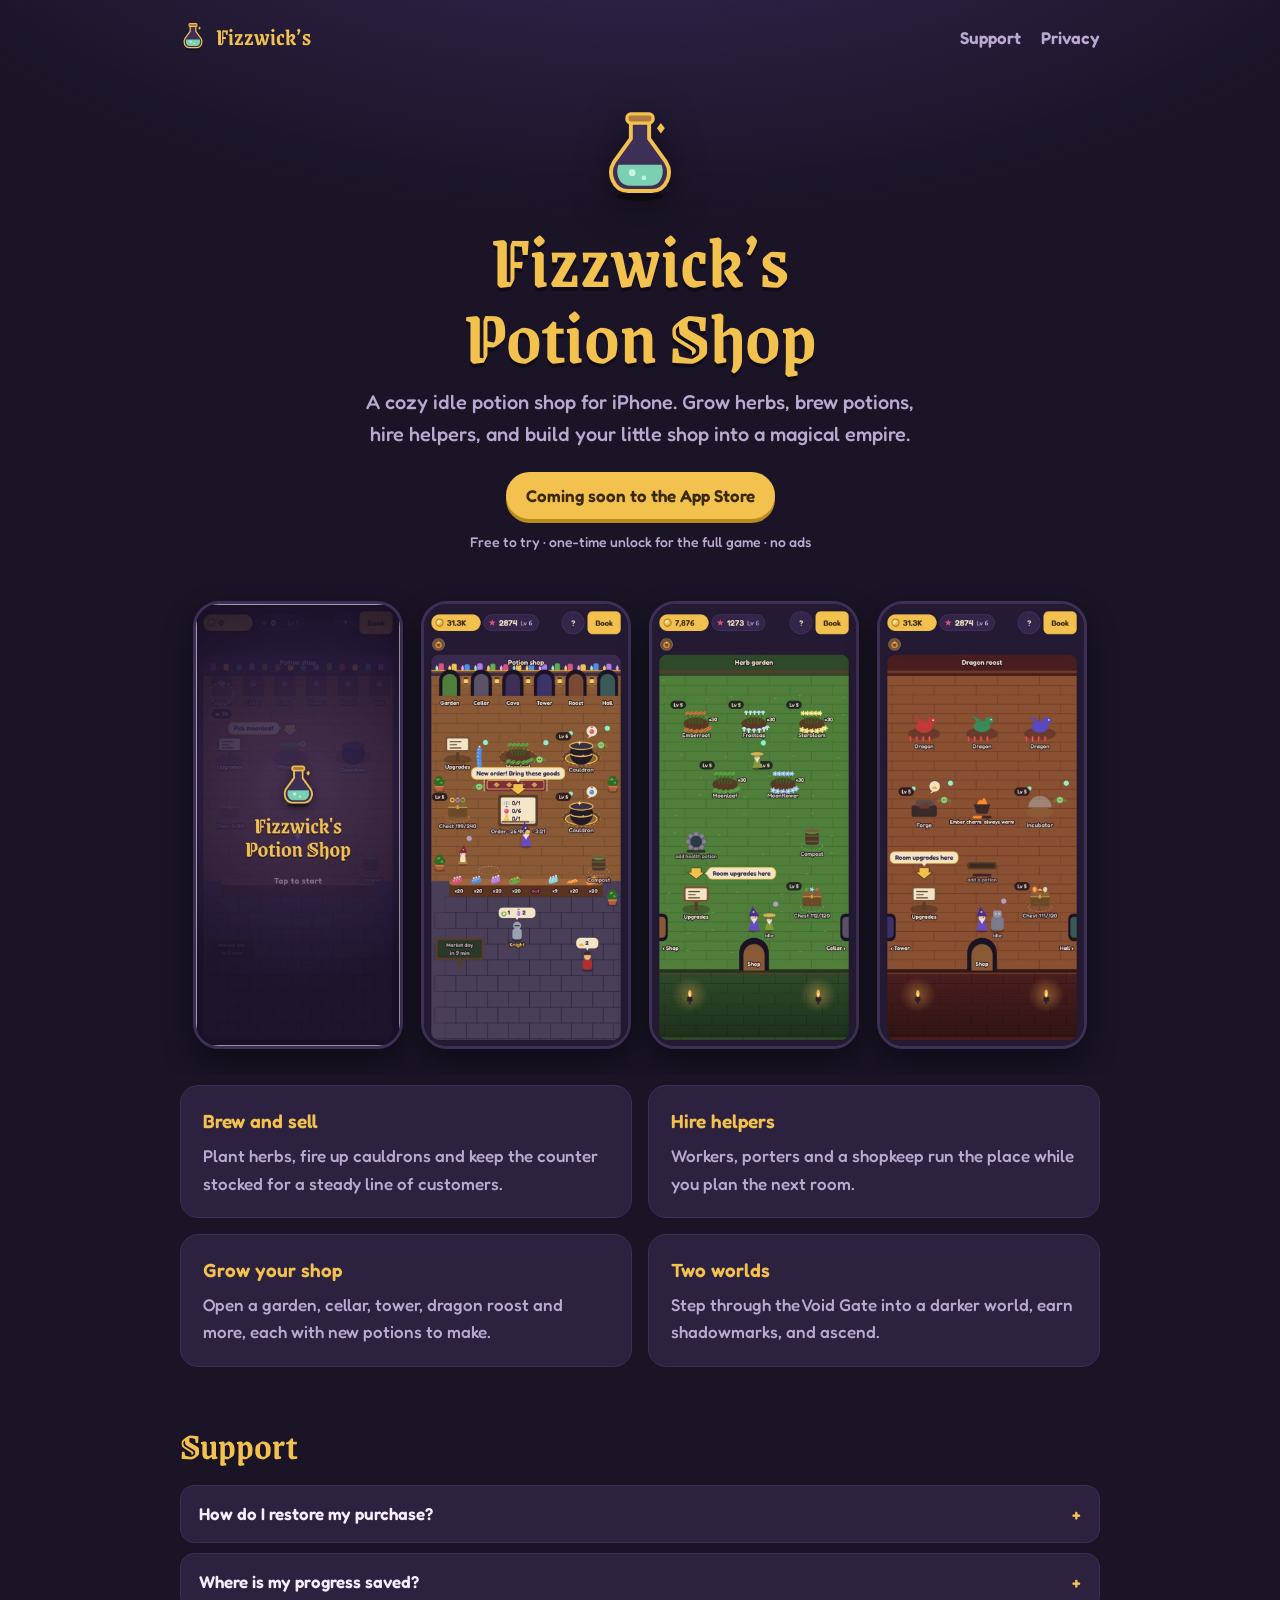
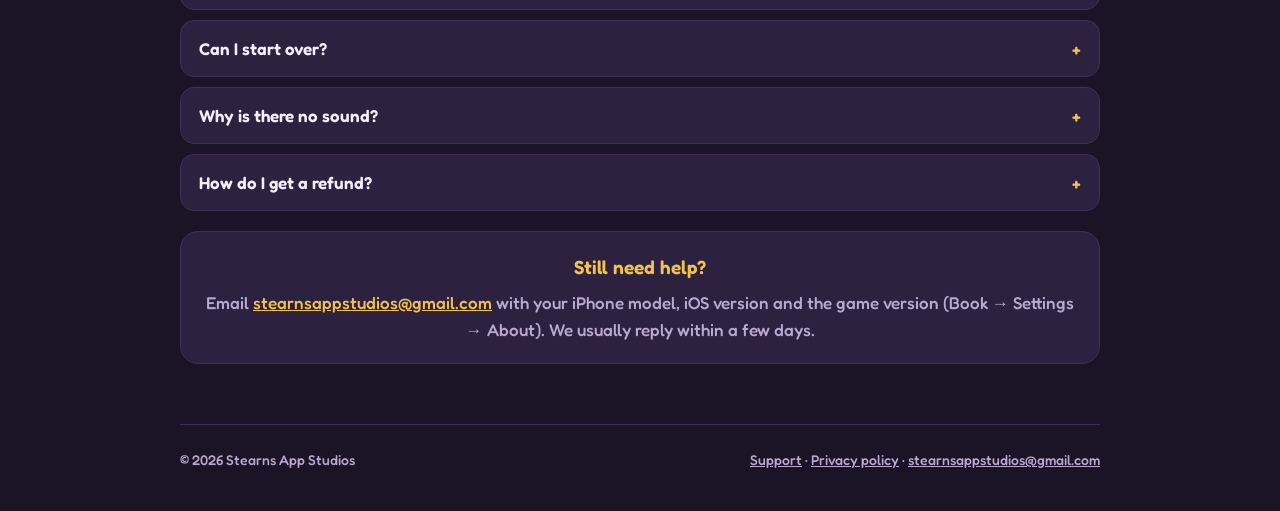
<file: index.html>
<!doctype html><html lang="en"><head><meta charset="utf-8"><meta name="viewport" content="width=device-width,initial-scale=1">
<title>Fizzwick&#8217;s Potion Shop</title><meta name="description" content="A cozy idle potion shop for iPhone. Grow herbs, brew potions, hire helpers and open a second world.">
<meta name="theme-color" content="#1a1426"><link rel="icon" href="img/flask.svg"><link rel="preload" href="fonts/grenze-gotisch-600.woff2" as="font" type="font/woff2" crossorigin>
<meta property="og:title" content="Fizzwick&#8217;s Potion Shop"><meta property="og:image" content="https://skylerstearns.github.io/fizzwicks/img/shop.jpg">
<link rel="stylesheet" href="style.css"></head><body><div class="wrap">
<nav class="top"><a class="brand" href="./"><svg viewBox="0 0 64 72" aria-hidden="true"><ellipse cx="32" cy="66" rx="18" ry="3.5" fill="rgba(0,0,0,.35)"/><path d="M25 8h14v14l13 18c5 8 1 22-11 22H23c-12 0-16-14-11-22l13-18z" fill="#3d2f55" stroke="#f2c14e" stroke-width="3" stroke-linejoin="round"/><path d="M15.5 42h33c2.6 7-.4 16-8.5 16H24c-8.1 0-11.1-9-8.5-16z" fill="#7ad0b0"/><circle cx="26" cy="48" r="2.6" fill="#d8fff0" opacity=".8"/><circle cx="35" cy="52" r="1.8" fill="#d8fff0" opacity=".7"/><rect x="22" y="3" width="20" height="7" rx="3" fill="#b07a3e" stroke="#f2c14e" stroke-width="2.5"/><path d="M45 14l3-4 3 4-3 4z" fill="#f2c14e"/></svg> Fizzwick&#8217;s</a><div class="links"><a href="./#support">Support</a><a href="privacy.html">Privacy</a></div></nav>
<header class="hero"><svg viewBox="0 0 64 72" aria-hidden="true"><ellipse cx="32" cy="66" rx="18" ry="3.5" fill="rgba(0,0,0,.35)"/><path d="M25 8h14v14l13 18c5 8 1 22-11 22H23c-12 0-16-14-11-22l13-18z" fill="#3d2f55" stroke="#f2c14e" stroke-width="3" stroke-linejoin="round"/><path d="M15.5 42h33c2.6 7-.4 16-8.5 16H24c-8.1 0-11.1-9-8.5-16z" fill="#7ad0b0"/><circle cx="26" cy="48" r="2.6" fill="#d8fff0" opacity=".8"/><circle cx="35" cy="52" r="1.8" fill="#d8fff0" opacity=".7"/><rect x="22" y="3" width="20" height="7" rx="3" fill="#b07a3e" stroke="#f2c14e" stroke-width="2.5"/><path d="M45 14l3-4 3 4-3 4z" fill="#f2c14e"/></svg>
<h1>Fizzwick&#8217;s<br>Potion Shop</h1>
<p>A cozy idle potion shop for iPhone. Grow herbs, brew potions, hire helpers, and build your little shop into a magical empire.</p>
<span class="pill">Coming soon to the App Store</span>
<div class="small">Free to try · one-time unlock for the full game · no ads</div>
</header>
<div class="shots" aria-label="Screenshots">
<img src="img/title.jpg" alt="Title screen" loading="lazy"><img src="img/shop.jpg" alt="A busy potion shop with customers at the counter" loading="lazy"><img src="img/garden.jpg" alt="The herb garden" loading="lazy"><img src="img/roost.jpg" alt="The dragon roost" loading="lazy">
</div>
<section class="features">
<div class="card"><h3>Brew and sell</h3><p>Plant herbs, fire up cauldrons and keep the counter stocked for a steady line of customers.</p></div>
<div class="card"><h3>Hire helpers</h3><p>Workers, porters and a shopkeep run the place while you plan the next room.</p></div>
<div class="card"><h3>Grow your shop</h3><p>Open a garden, cellar, tower, dragon roost and more, each with new potions to make.</p></div>
<div class="card"><h3>Two worlds</h3><p>Step through the Void Gate into a darker world, earn shadowmarks, and ascend.</p></div>
</section>
<section class="faq" id="support">
<h2>Support</h2>
<details><summary>How do I restore my purchase?</summary><p>Open Book → Settings and tap <b>Restore purchase</b>, signed in with the same Apple Account you bought with. Family Sharing members get the unlock too.</p></details>
<details><summary>Where is my progress saved?</summary><p>On your iPhone only. There are no accounts and no cloud saves, so deleting the app deletes your progress.</p></details>
<details><summary>Can I start over?</summary><p>Yes: Book → Settings → <b>Start over</b>. This can&#8217;t be undone.</p></details>
<details><summary>Why is there no sound?</summary><p>Check Book → Settings → Sound, and your iPhone&#8217;s silent switch. The game stays quiet when your phone is on silent.</p></details>
<details><summary>How do I get a refund?</summary><p>Purchases are handled by Apple. Request a refund at <a href="https://reportaproblem.apple.com">reportaproblem.apple.com</a>.</p></details>
<div class="card contact" style="margin-top:20px"><h3>Still need help?</h3><p>Email <a href="mailto:stearnsappstudios@gmail.com">stearnsappstudios@gmail.com</a> with your iPhone model, iOS version and the game version (Book → Settings → About). We usually reply within a few days.</p></div>
</section>
<footer><span>© 2026 Stearns App Studios</span><span><a href="./#support">Support</a> · <a href="privacy.html">Privacy policy</a> · <a href="mailto:stearnsappstudios@gmail.com">stearnsappstudios@gmail.com</a></span></footer>
</div></body></html>
</file>
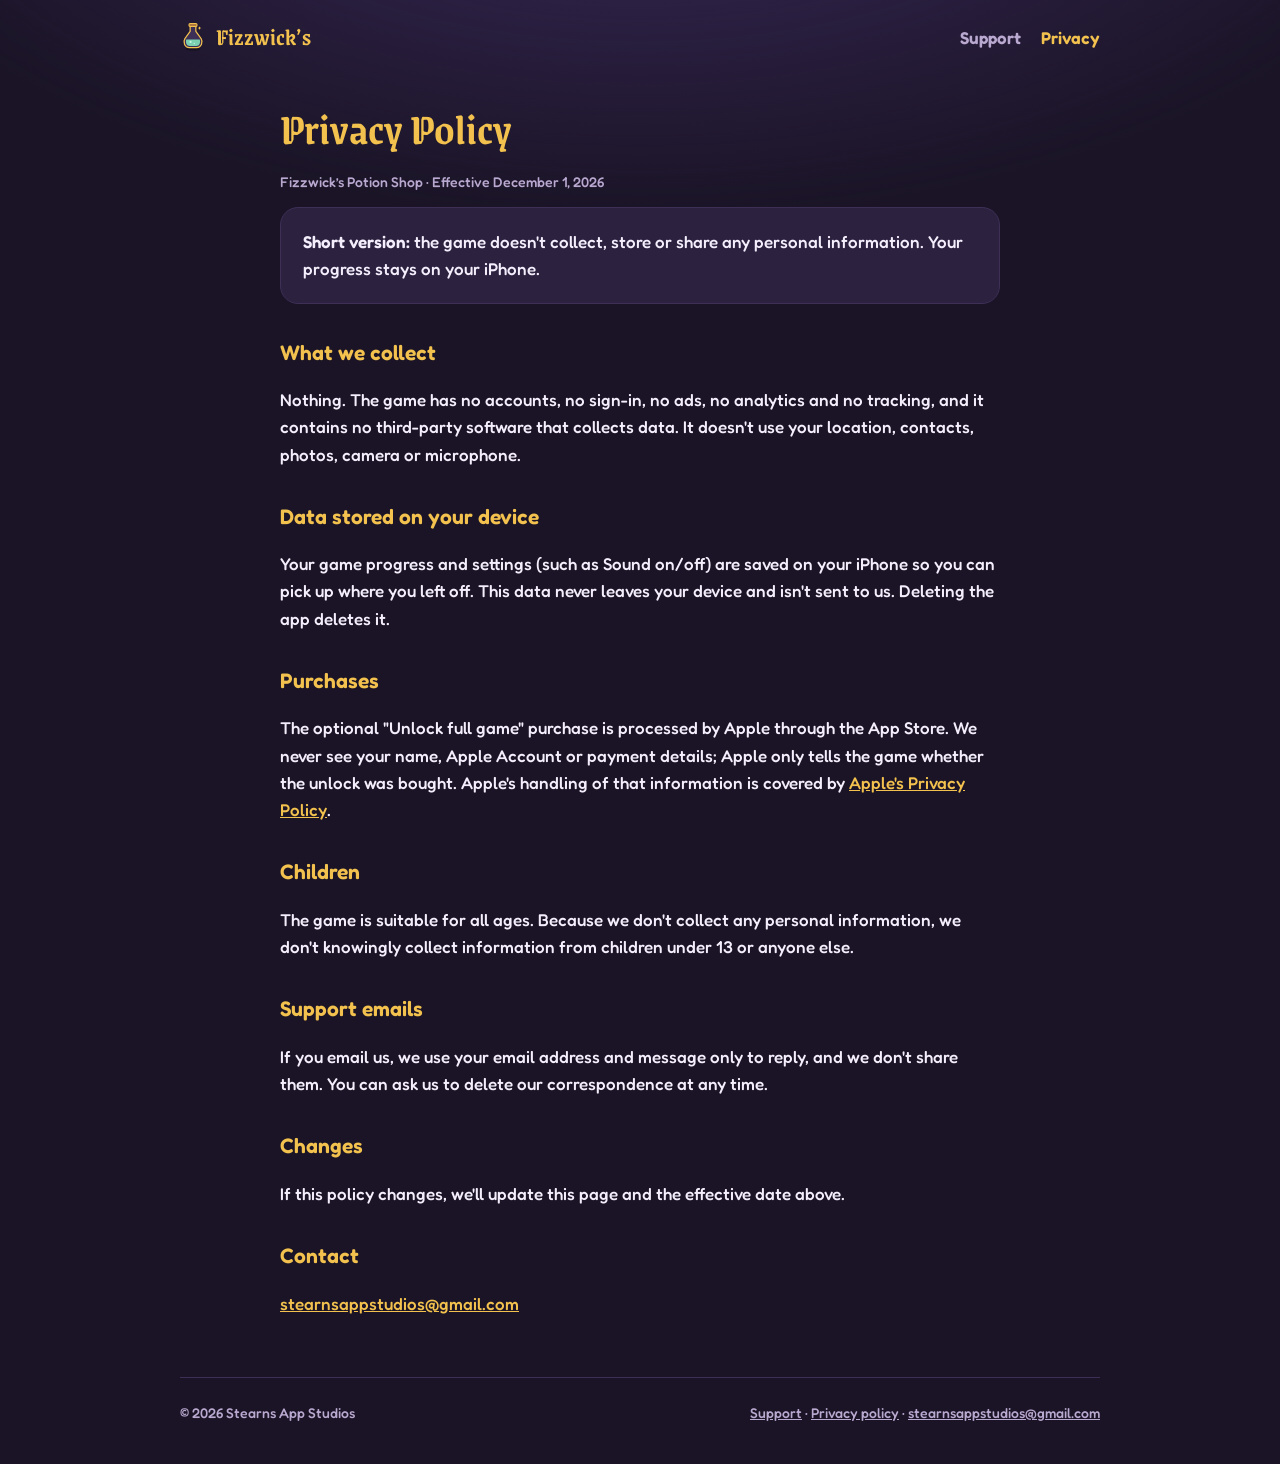
<file: privacy.html>
<!doctype html><html lang="en"><head><meta charset="utf-8"><meta name="viewport" content="width=device-width,initial-scale=1">
<title>Privacy Policy – Fizzwick&#8217;s Potion Shop</title><meta name="description" content="A cozy idle potion shop for iPhone. Grow herbs, brew potions, hire helpers and open a second world.">
<meta name="theme-color" content="#1a1426"><link rel="icon" href="img/flask.svg"><link rel="preload" href="fonts/grenze-gotisch-600.woff2" as="font" type="font/woff2" crossorigin>
<meta property="og:title" content="Fizzwick&#8217;s Potion Shop"><meta property="og:image" content="https://skylerstearns.github.io/fizzwicks/img/shop.jpg">
<link rel="stylesheet" href="style.css"></head><body><div class="wrap">
<nav class="top"><a class="brand" href="./"><svg viewBox="0 0 64 72" aria-hidden="true"><ellipse cx="32" cy="66" rx="18" ry="3.5" fill="rgba(0,0,0,.35)"/><path d="M25 8h14v14l13 18c5 8 1 22-11 22H23c-12 0-16-14-11-22l13-18z" fill="#3d2f55" stroke="#f2c14e" stroke-width="3" stroke-linejoin="round"/><path d="M15.5 42h33c2.6 7-.4 16-8.5 16H24c-8.1 0-11.1-9-8.5-16z" fill="#7ad0b0"/><circle cx="26" cy="48" r="2.6" fill="#d8fff0" opacity=".8"/><circle cx="35" cy="52" r="1.8" fill="#d8fff0" opacity=".7"/><rect x="22" y="3" width="20" height="7" rx="3" fill="#b07a3e" stroke="#f2c14e" stroke-width="2.5"/><path d="M45 14l3-4 3 4-3 4z" fill="#f2c14e"/></svg> Fizzwick&#8217;s</a><div class="links"><a href="./#support">Support</a><a href="privacy.html" class="on">Privacy</a></div></nav>
<main class="doc"><h2 style="font-family:Grenze Gotisch,Georgia,serif;font-size:44px;margin-top:20px">Privacy Policy</h2><p class="small" style="margin-top:0">Fizzwick&#8217;s Potion Shop · Effective December 1, 2026</p>
<div class="card"><strong>Short version:</strong> the game doesn't collect, store or share any personal information. Your progress stays on your iPhone.</div>
<h2>What we collect</h2>
<p>Nothing. The game has no accounts, no sign-in, no ads, no analytics and no tracking, and it contains no third-party software that collects data. It doesn't use your location, contacts, photos, camera or microphone.</p>
<h2>Data stored on your device</h2>
<p>Your game progress and settings (such as Sound on/off) are saved on your iPhone so you can pick up where you left off. This data never leaves your device and isn't sent to us. Deleting the app deletes it.</p>
<h2>Purchases</h2>
<p>The optional "Unlock full game" purchase is processed by Apple through the App Store. We never see your name, Apple Account or payment details; Apple only tells the game whether the unlock was bought. Apple's handling of that information is covered by <a href="https://www.apple.com/legal/privacy/">Apple's Privacy Policy</a>.</p>
<h2>Children</h2>
<p>The game is suitable for all ages. Because we don't collect any personal information, we don't knowingly collect information from children under 13 or anyone else.</p>
<h2>Support emails</h2>
<p>If you email us, we use your email address and message only to reply, and we don't share them. You can ask us to delete our correspondence at any time.</p>
<h2>Changes</h2>
<p>If this policy changes, we'll update this page and the effective date above.</p>
<h2>Contact</h2>
<p><a href="mailto:stearnsappstudios@gmail.com">stearnsappstudios@gmail.com</a></p>
</main>
<footer><span>© 2026 Stearns App Studios</span><span><a href="./#support">Support</a> · <a href="privacy.html">Privacy policy</a> · <a href="mailto:stearnsappstudios@gmail.com">stearnsappstudios@gmail.com</a></span></footer>
</div></body></html>
</file>
<file: style.css>
@font-face{font-family:"Fredoka";font-weight:500;font-display:swap;src:url(fonts/fredoka-500.woff2) format("woff2")}
@font-face{font-family:"Fredoka";font-weight:600;font-display:swap;src:url(fonts/fredoka-600.woff2) format("woff2")}
@font-face{font-family:"Grenze Gotisch";font-weight:600;font-display:swap;src:url(fonts/grenze-gotisch-600.woff2) format("woff2")}
:root{--bg:#1a1426;--bg2:#241b35;--card:#2c2240;--line:#3d2f55;--ink:#f4eefc;--muted:#b9a8cf;--gold:#f2c14e;--gold-ink:#3a2a08;--mint:#7ad0b0}
*{box-sizing:border-box}
html{background:var(--bg)}
body{margin:0;color:var(--ink);font:500 17px/1.6 "Fredoka",-apple-system,BlinkMacSystemFont,"Segoe UI",sans-serif;
  background:radial-gradient(1200px 600px at 50% -200px,#3b2a5c 0%,transparent 70%),var(--bg)}
a{color:var(--gold)}
.wrap{max-width:960px;margin:0 auto;padding:0 20px}
nav.top{display:flex;align-items:center;justify-content:space-between;padding:18px 0}
nav.top .brand{display:flex;align-items:center;gap:10px;font-family:"Grenze Gotisch",Georgia,serif;font-size:24px;color:var(--gold);text-decoration:none}
nav.top .brand svg{width:26px;height:30px}
nav.top .links a{margin-left:20px;color:var(--muted);text-decoration:none;font-weight:600}
nav.top .links a:hover,nav.top .links a.on{color:var(--gold)}
.hero{text-align:center;padding:36px 0 18px}
.hero svg{width:84px;height:94px;filter:drop-shadow(0 8px 18px rgba(0,0,0,.5))}
.hero h1{font-family:"Grenze Gotisch",Georgia,serif;font-weight:600;font-size:clamp(46px,9vw,76px);line-height:1;margin:10px 0 12px;color:var(--gold);text-shadow:0 4px 0 rgba(0,0,0,.35)}
.hero p{font-size:20px;color:var(--muted);max-width:560px;margin:0 auto}
.pill{display:inline-block;margin-top:22px;padding:10px 20px;border-radius:999px;background:var(--gold);color:var(--gold-ink);font-weight:600;text-decoration:none;box-shadow:0 4px 0 #b88a1f}
.small{font-size:14px;color:var(--muted);margin-top:12px}
.shots{display:flex;gap:18px;overflow-x:auto;scroll-snap-type:x mandatory;padding:30px 20px 26px;margin:0 -20px;justify-content:safe center}
.shots img{flex:0 0 auto;width:210px;border-radius:26px;border:3px solid var(--line);box-shadow:0 14px 30px rgba(0,0,0,.45);scroll-snap-align:center;background:#000}
.features{display:grid;grid-template-columns:repeat(2,1fr);gap:16px;margin:10px 0 20px}
.card{background:var(--card);border:1px solid var(--line);border-radius:18px;padding:20px 22px}
.card h3{margin:0 0 6px;font-weight:600;font-size:19px;color:var(--gold)}
.card p{margin:0;color:var(--muted)}
h2{font-family:"Grenze Gotisch",Georgia,serif;font-weight:600;font-size:38px;color:var(--gold);margin:48px 0 10px}
.doc h2{font-family:"Fredoka",sans-serif;font-size:21px;margin:32px 0 6px}
.faq details{background:var(--card);border:1px solid var(--line);border-radius:14px;padding:14px 18px;margin:10px 0}
.faq summary{cursor:pointer;font-weight:600;list-style:none}
.faq summary::after{content:"+";float:right;color:var(--gold)}
.faq details[open] summary::after{content:"–"}
.faq details p{margin:8px 0 0;color:var(--muted)}
.contact{text-align:center}
.doc{max-width:720px;margin:0 auto}
.doc .lead{font-size:19px}
footer{border-top:1px solid var(--line);margin-top:60px;padding:24px 0 40px;color:var(--muted);font-size:14px;display:flex;justify-content:space-between;flex-wrap:wrap;gap:10px}
footer a{color:var(--muted)}
@media (max-width:600px){.features{grid-template-columns:1fr}.shots{justify-content:flex-start}nav.top .brand span{display:none}}
</file>
